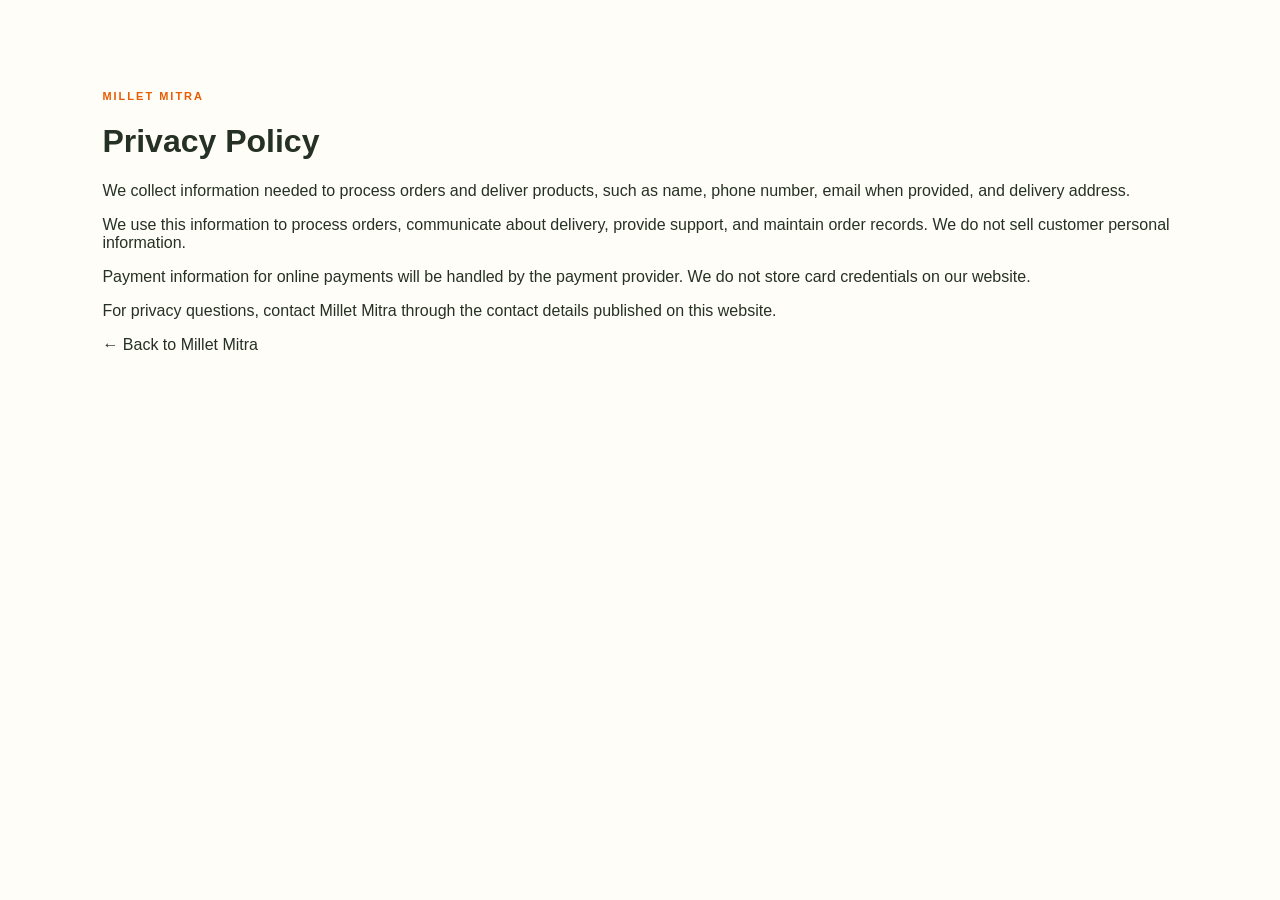
<file: privacy.html>
<!doctype html><html lang="en"><head><meta charset="UTF-8"><meta name="viewport" content="width=device-width,initial-scale=1"><title>Privacy Policy | Millet Mitra</title><link rel="stylesheet" href="styles.css"></head><body><main class="section"><p class="eyebrow">Millet Mitra</p><h1>Privacy Policy</h1><p>We collect information needed to process orders and deliver products, such as name, phone number, email when provided, and delivery address.</p><p>We use this information to process orders, communicate about delivery, provide support, and maintain order records. We do not sell customer personal information.</p><p>Payment information for online payments will be handled by the payment provider. We do not store card credentials on our website.</p><p>For privacy questions, contact Millet Mitra through the contact details published on this website.</p><p><a href="index.html">← Back to Millet Mitra</a></p></main></body></html>
</file>
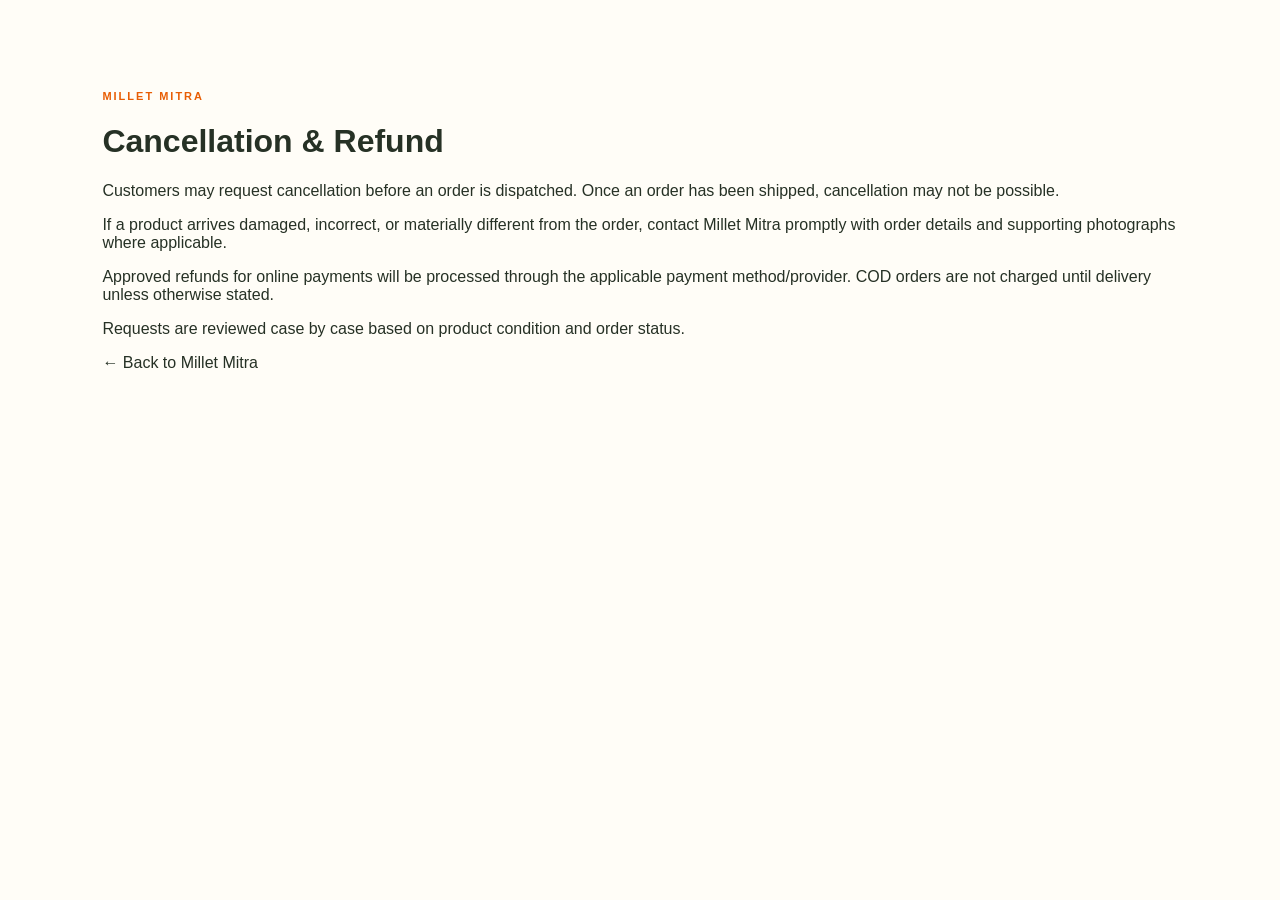
<file: refund.html>
<!doctype html><html lang="en"><head><meta charset="UTF-8"><meta name="viewport" content="width=device-width,initial-scale=1"><title>Cancellation & Refund | Millet Mitra</title><link rel="stylesheet" href="styles.css"></head><body><main class="section"><p class="eyebrow">Millet Mitra</p><h1>Cancellation & Refund</h1><p>Customers may request cancellation before an order is dispatched. Once an order has been shipped, cancellation may not be possible.</p><p>If a product arrives damaged, incorrect, or materially different from the order, contact Millet Mitra promptly with order details and supporting photographs where applicable.</p><p>Approved refunds for online payments will be processed through the applicable payment method/provider. COD orders are not charged until delivery unless otherwise stated.</p><p>Requests are reviewed case by case based on product condition and order status.</p><p><a href="index.html">← Back to Millet Mitra</a></p></main></body></html>
</file>
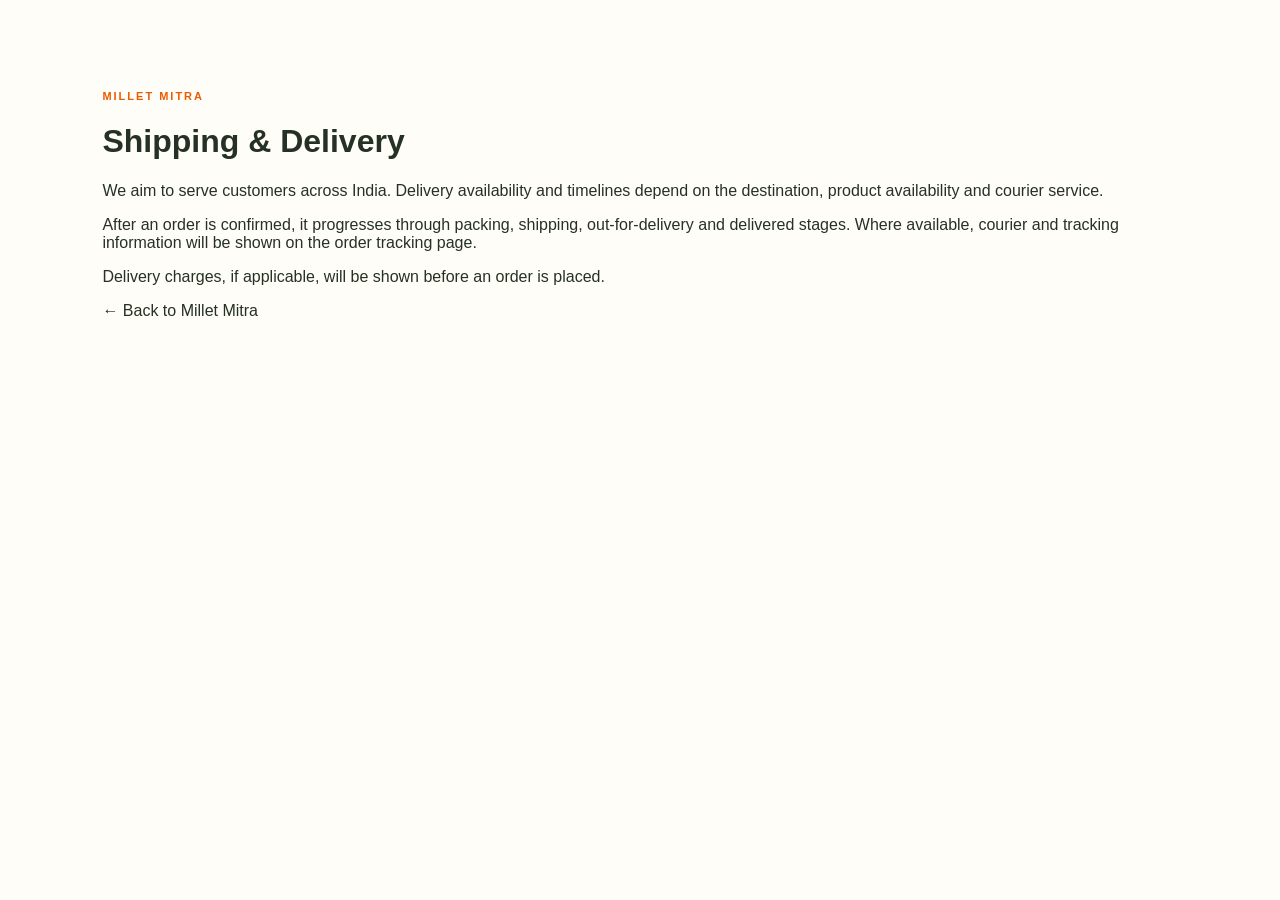
<file: shipping.html>
<!doctype html><html lang="en"><head><meta charset="UTF-8"><meta name="viewport" content="width=device-width,initial-scale=1"><title>Shipping & Delivery | Millet Mitra</title><link rel="stylesheet" href="styles.css"></head><body><main class="section"><p class="eyebrow">Millet Mitra</p><h1>Shipping & Delivery</h1><p>We aim to serve customers across India. Delivery availability and timelines depend on the destination, product availability and courier service.</p><p>After an order is confirmed, it progresses through packing, shipping, out-for-delivery and delivered stages. Where available, courier and tracking information will be shown on the order tracking page.</p><p>Delivery charges, if applicable, will be shown before an order is placed.</p><p><a href="index.html">← Back to Millet Mitra</a></p></main></body></html>
</file>
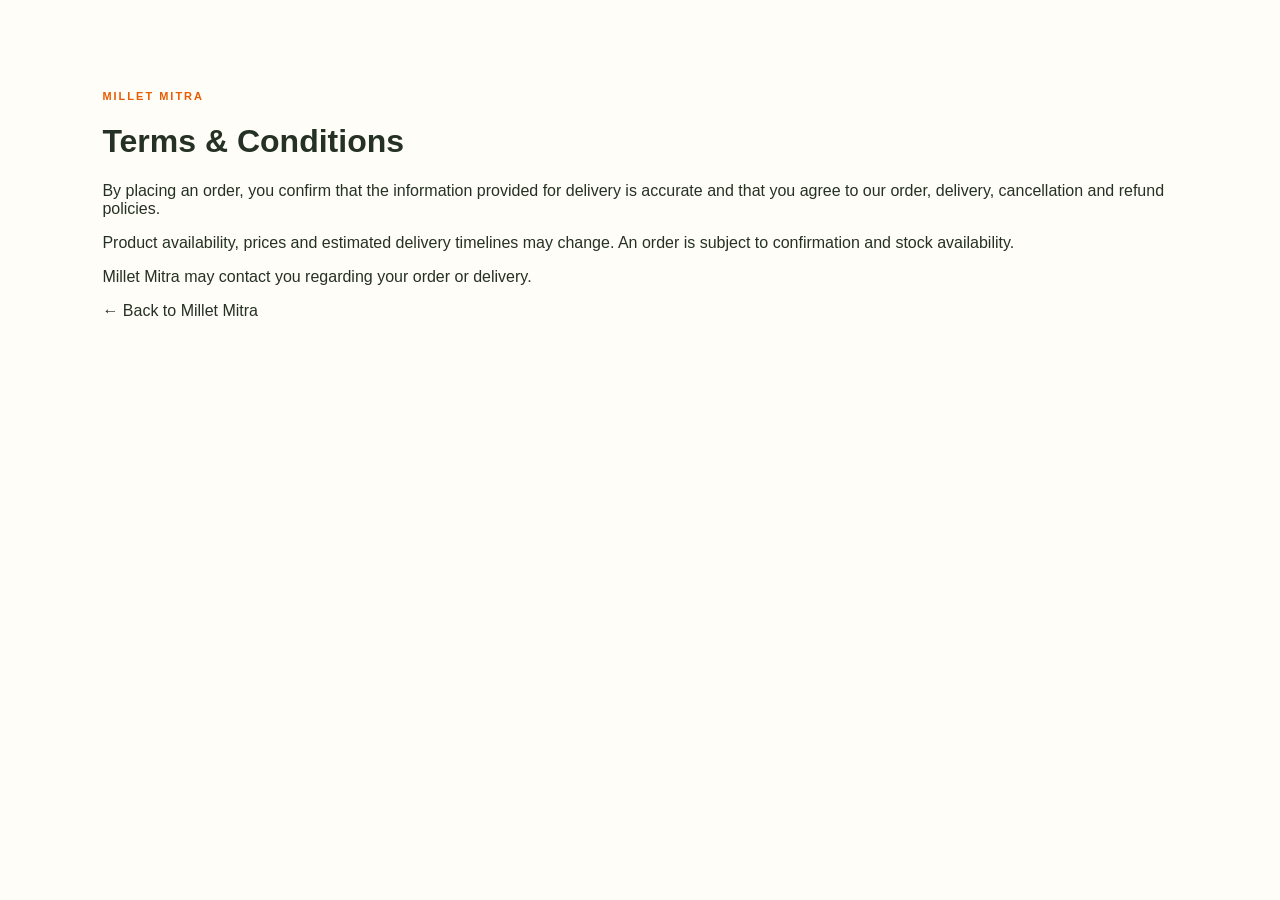
<file: terms.html>
<!doctype html><html lang="en"><head><meta charset="UTF-8"><meta name="viewport" content="width=device-width,initial-scale=1"><title>Terms & Conditions | Millet Mitra</title><link rel="stylesheet" href="styles.css"></head><body><main class="section"><p class="eyebrow">Millet Mitra</p><h1>Terms & Conditions</h1><p>By placing an order, you confirm that the information provided for delivery is accurate and that you agree to our order, delivery, cancellation and refund policies.</p><p>Product availability, prices and estimated delivery timelines may change. An order is subject to confirmation and stock availability.</p><p>Millet Mitra may contact you regarding your order or delivery.</p><p><a href="index.html">← Back to Millet Mitra</a></p></main></body></html>
</file>
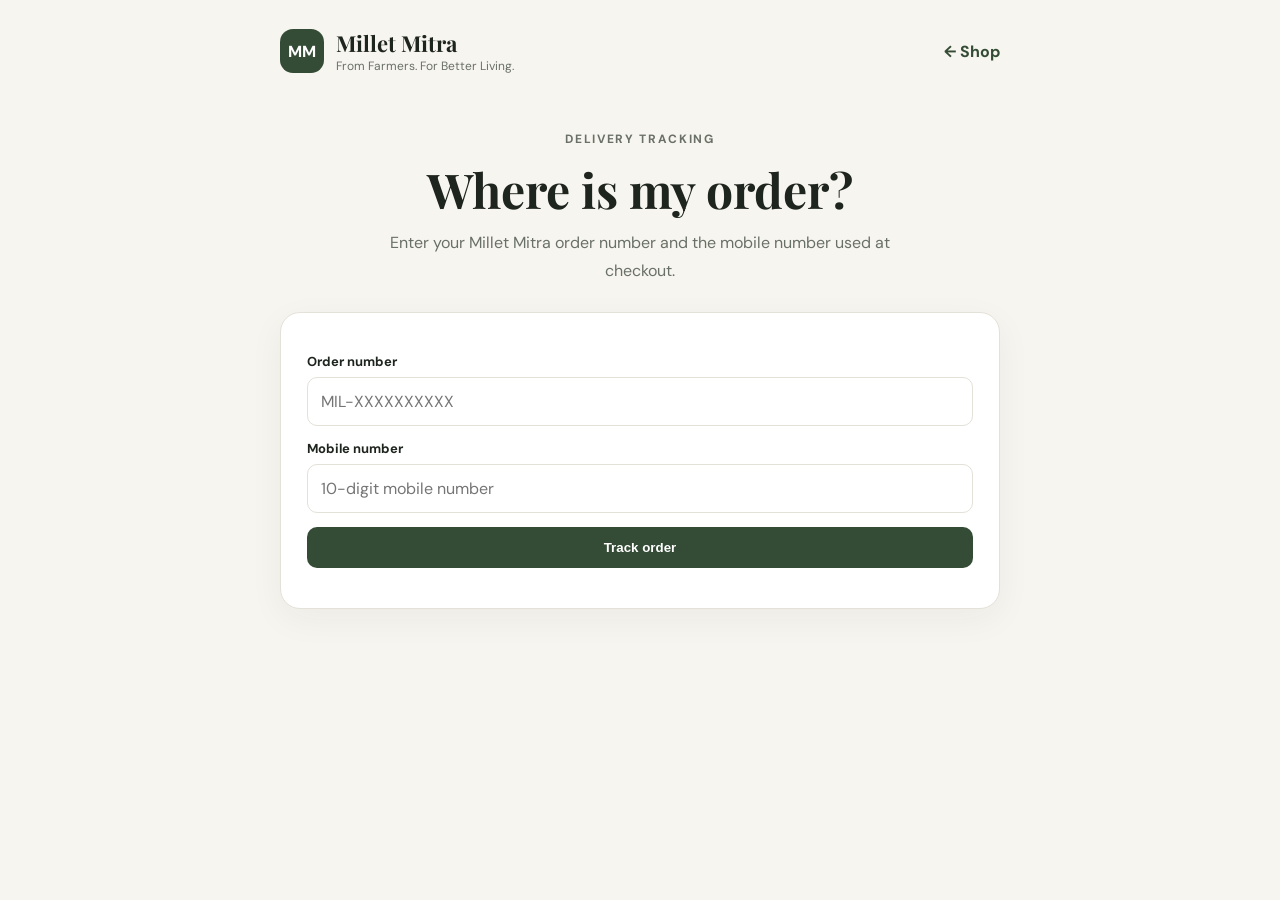
<file: track.html>
<!doctype html>
<html lang="en">
<head>
  <meta charset="UTF-8" />
  <meta name="viewport" content="width=device-width, initial-scale=1.0" />
  <meta name="description" content="Track your Millet Mitra order." />
  <title>Track Order | Millet Mitra</title>
  <link rel="preconnect" href="https://fonts.googleapis.com">
  <link rel="preconnect" href="https://fonts.gstatic.com" crossorigin>
  <link href="https://fonts.googleapis.com/css2?family=DM+Sans:wght@400;500;600;700&family=Playfair+Display:wght@600;700&display=swap" rel="stylesheet">
  <style>
    :root{--ink:#1e241e;--muted:#697067;--paper:#f7f5ef;--card:#fff;--line:#e3e1d8;--accent:#344c36;--soft:#e9eee7}
    *{box-sizing:border-box}body{margin:0;background:var(--paper);color:var(--ink);font-family:"DM Sans",sans-serif}.wrap{max-width:760px;margin:auto;padding:28px 20px 70px}.top{display:flex;justify-content:space-between;align-items:center;margin-bottom:55px;gap:20px}.brand{display:flex;align-items:center;gap:12px;text-decoration:none;color:inherit}.mark{width:44px;height:44px;border-radius:13px;background:var(--accent);color:#fff;display:grid;place-items:center;font-weight:700}.brand strong{display:block;font:700 22px "Playfair Display",serif}.brand small{display:block;color:var(--muted);font-size:12px}.back{color:var(--accent);font-weight:700;text-decoration:none}.hero{text-align:center;margin-bottom:28px}.eyebrow{text-transform:uppercase;letter-spacing:.14em;color:var(--muted);font-size:12px;font-weight:700}.hero h1{font:700 48px "Playfair Display",serif;margin:8px 0}.hero p{color:var(--muted);max-width:520px;margin:0 auto;line-height:1.7}.card{background:var(--card);border:1px solid var(--line);border-radius:20px;padding:26px;box-shadow:0 10px 35px rgba(30,36,30,.05)}label{display:block;font-size:13px;font-weight:700;margin:14px 0 7px}input{width:100%;padding:13px;border:1px solid var(--line);border-radius:10px;font:inherit}.btn{width:100%;margin-top:14px;padding:13px;border:0;border-radius:10px;background:var(--accent);color:#fff;font-weight:700;cursor:pointer}.message{color:#b33;margin-top:14px}.result{margin-top:22px;border-top:1px solid var(--line);padding-top:22px}.order-no{font:700 26px "Playfair Display",serif}.status{display:inline-block;margin:9px 0 20px;padding:7px 12px;border-radius:999px;background:var(--soft);font-size:13px;font-weight:700;text-transform:capitalize}.steps{display:grid;grid-template-columns:repeat(4,1fr);gap:8px}.step{border:1px solid var(--line);border-radius:12px;padding:13px 8px;text-align:center;font-size:12px;color:var(--muted)}.step b{display:block;color:var(--ink);font-size:16px;margin-bottom:5px}.step.active{background:var(--soft);border-color:#cdd8ca;color:var(--ink)}.courier{margin-top:18px;padding:14px;border-radius:12px;background:var(--soft);font-size:14px}.empty{color:var(--muted);padding:10px 0}@media(max-width:600px){.top{margin-bottom:35px}.hero h1{font-size:38px}.steps{grid-template-columns:1fr 1fr}}
  </style>
</head>
<body>
  <main class="wrap">
    <header class="top"><a class="brand" href="./"><span class="mark">MM</span><span><strong>Millet Mitra</strong><small>From Farmers. For Better Living.</small></span></a><a class="back" href="./">← Shop</a></header>
    <section class="hero"><p class="eyebrow">Delivery tracking</p><h1>Where is my order?</h1><p>Enter your Millet Mitra order number and the mobile number used at checkout.</p></section>
    <section class="card">
      <form id="trackForm"><label for="order">Order number</label><input id="order" placeholder="MIL-XXXXXXXXXX" required autocomplete="off"><label for="phone">Mobile number</label><input id="phone" placeholder="10-digit mobile number" required inputmode="tel" autocomplete="tel"><button class="btn">Track order</button><div id="message" class="message"></div></form>
      <div id="result" class="result" hidden></div>
    </section>
  </main>
  <script>
    const API='https://vgnmkikduqpiarxjbqpg.supabase.co/functions/v1/storefront-api';
    const stages=['pending','packed','shipped','out_for_delivery','delivered'];
    const labels={pending:'Order received',packed:'Packed',shipped:'Shipped',out_for_delivery:'Out for delivery',delivered:'Delivered'};
    const esc=v=>String(v??'').replace(/[&<>\"]/g,c=>({'&':'&amp;','<':'&lt;','>':'&gt;','\"':'&quot;'}[c]));
    document.getElementById('trackForm').onsubmit=async e=>{e.preventDefault();const msg=document.getElementById('message'),result=document.getElementById('result');msg.textContent='';result.hidden=true;try{const order=encodeURIComponent(document.getElementById('order').value.trim().toUpperCase()),phone=encodeURIComponent(document.getElementById('phone').value.trim());const r=await fetch(`${API}?order=${order}&phone=${phone}`);const body=await r.json();if(!r.ok)throw new Error(body.error||'Unable to find order');const o=body.order;const idx=stages.indexOf(o.status);result.innerHTML=`<div class="order-no">${esc(o.order_number)}</div><div class="status">${esc(o.status.replaceAll('_',' '))}</div><div class="steps">${stages.slice(1).map((s,i)=>`<div class="step ${idx>=i+1?'active':''}"><b>${String(i+2).padStart(2,'0')}</b>${labels[s]}</div>`).join('')}</div>${o.courier_name||o.tracking_number?`<div class="courier"><b>${esc(o.courier_name||'Delivery partner')}</b>${o.tracking_number?`<br>Tracking: ${esc(o.tracking_number)}`:''}</div>`:''}`;result.hidden=false}catch(err){msg.textContent=err.message}};
  </script>
</body>
</html>
</file>
<file: styles.css>
*{box-sizing:border-box}html{scroll-behavior:smooth}body{margin:0;color:#263125;background:#fffdf7;font-family:'DM Sans',sans-serif}a{text-decoration:none;color:inherit}.site-header{height:76px;display:flex;align-items:center;justify-content:space-between;padding:0 5vw;border-bottom:2px solid #f2c94c;background:#fffdf7;position:sticky;top:0;z-index:20}.brand{display:flex;gap:11px;align-items:center}.brand-mark{width:40px;height:40px;border-radius:50%;display:grid;place-items:center;background:#16823b;color:#fff;font-weight:800;font-size:12px}.brand strong{display:block;font-size:17px;color:#123d24}.brand small{display:block;font-size:10px;color:#e85d04;margin-top:2px}.nav{display:flex;gap:30px;font-size:13px;color:#394a3b}.nav a:hover{color:#e85d04}.cart-button{border:2px solid #16823b;border-radius:999px;padding:9px 16px;background:#fff;color:#16823b;font:inherit;font-weight:800;cursor:pointer}.cart-button span{background:#e85d04;color:#fff;border-radius:50%;padding:2px 7px;margin-left:5px}.hero{min-height:600px;padding:80px 8vw;display:grid;grid-template-columns:1fr 1fr;gap:50px;align-items:center;overflow:hidden;background:linear-gradient(135deg,#fffdf7 0%,#f4f9d9 55%,#fff1d8 100%)}.eyebrow{text-transform:uppercase;letter-spacing:2px;font-size:11px;font-weight:800;color:#e85d04;margin:0 0 16px}.hero h1,h2{font-family:'Playfair Display',serif}.hero h1{font-size:clamp(52px,7vw,88px);line-height:.96;margin:0;color:#123d24}.hero h1 em{font-style:normal;color:#e85d04}.hero-text{font-size:17px;line-height:1.75;max-width:560px;color:#566458;margin:28px 0 32px}.primary-button{display:inline-flex;align-items:center;justify-content:center;gap:18px;background:#e85d04;color:#fff;border:0;border-radius:6px;padding:14px 20px;font-weight:800;cursor:pointer;box-shadow:0 8px 20px #e85d0433}.primary-button:hover{background:#c94800}.hero-art{height:430px;position:relative;border-radius:45% 45% 8px 8px;background:#d9ef9b;overflow:hidden;border:4px solid #16823b}.sun{width:190px;height:190px;border-radius:50%;background:#f7c948;position:absolute;top:45px;right:55px}.grain{position:absolute;width:13px;height:210px;background:#9a6338;border-radius:100%;transform-origin:bottom}.grain:after,.grain:before{content:'';position:absolute;width:42px;height:20px;border-radius:100% 0;background:#b8834b}.grain:before{top:28px;left:-28px;transform:rotate(-20deg)}.grain:after{top:75px;right:-28px;transform:rotate(20deg)}.grain-a{bottom:25px;left:39%;transform:rotate(-8deg)}.grain-b{bottom:25px;left:58%;transform:rotate(10deg)}.grain-c{bottom:30px;left:73%;transform:rotate(25deg);height:160px}.leaf{position:absolute;width:140px;height:55px;background:#16823b;border-radius:100% 0;transform:rotate(35deg)}.leaf-a{left:0;bottom:30px}.leaf-b{right:-20px;bottom:80px;transform:rotate(205deg)}.label{position:absolute;left:35px;top:35px;font-family:'Playfair Display',serif;font-size:20px;line-height:.9;color:#123d24}.trust-strip{display:grid;grid-template-columns:repeat(4,1fr);border-top:2px solid #f2c94c;border-bottom:2px solid #f2c94c;background:#fff3c4;padding:25px 8vw}.trust-strip div{padding:0 20px;border-right:1px solid #e7c94f}.trust-strip div:last-child{border:0}.trust-strip b,.trust-strip span{display:block}.trust-strip b{font-size:13px;color:#123d24}.trust-strip span{font-size:11px;color:#667267;margin-top:5px}.section{padding:90px 8vw}.section-heading{display:flex;justify-content:space-between;align-items:end;margin-bottom:35px}.section h2{font-size:48px;margin:0;color:#123d24}.muted{color:#69746b;font-size:14px}.category-bar{display:flex;gap:9px;margin-bottom:25px;flex-wrap:wrap}.category-bar button{border:2px solid #16823b;background:#fff;border-radius:99px;padding:9px 15px;color:#16823b;font-weight:800;cursor:pointer}.category-bar button.active{background:#16823b;color:#fff;border-color:#16823b}.product-grid{display:grid;grid-template-columns:repeat(4,1fr);gap:20px}.product-card{background:#fff;border:2px solid #e8e4d5;border-radius:10px;overflow:hidden;box-shadow:0 8px 25px #26312512;transition:transform .2s,border-color .2s}.product-card:hover{transform:translateY(-4px);border-color:#f2c94c}.product-title-top{padding:14px 16px 11px;font-family:'Playfair Display',serif;font-size:21px;font-weight:900;line-height:1.15;color:#123d24;background:#fff8d9;border-bottom:4px solid #f2c94c;min-height:61px;display:flex;align-items:center}.product-image{height:220px;background:#f5f1e4;display:grid;place-items:center;color:#e85d04;font-family:'Playfair Display',serif;font-size:32px;background-size:cover;background-position:center}.product-image img{width:100%;height:100%;object-fit:contain;display:block;background:#fff}.product-info{padding:18px}.product-info h3{font-family:'Playfair Display',serif;margin:0 0 6px;font-size:18px;color:#16823b}.product-info p{font-size:12px;color:#6f796f;line-height:1.5;min-height:36px}.weight-label{display:block;font-size:11px;color:#4f5b51;font-weight:800;margin-top:12px}.weight-select{display:block;width:100%;margin-top:6px;border:2px solid #f2c94c;border-radius:6px;background:#fff;padding:9px;font:inherit;color:#263125;font-weight:700}.price-row{display:flex;align-items:center;justify-content:space-between;margin-top:15px}.price{font-weight:900;color:#e85d04}.price small{font-size:10px;color:#777b70;font-weight:500}.add{border:0;background:#e85d04;color:#fff;border-radius:50%;width:38px;height:38px;cursor:pointer;font-size:20px;font-weight:900}.catalogue-badge{font-size:10px;background:#f2c94c;color:#123d24;border-radius:99px;padding:7px 10px;font-weight:900}.loading,.empty{grid-column:1/-1;text-align:center;padding:60px;color:#777}.why{background:#16823b;color:#fff}.why h2{color:#fff}.why-grid{display:grid;grid-template-columns:repeat(3,1fr);gap:40px;margin-top:50px}.why-grid article{border-top:2px solid #f2c94c;padding-top:20px}.why-grid span{font-size:11px;color:#f7c948}.why-grid h3{font-family:'Playfair Display',serif;font-size:24px;margin:15px 0 8px}.why-grid p{color:#e6f1e8;font-size:13px;line-height:1.7}.delivery-card{background:#fff0cf;border:2px solid #f2c94c;border-radius:10px;padding:50px;display:grid;grid-template-columns:1.2fr 1fr;gap:60px}.delivery-card h2{font-size:46px;margin:0 0 15px;color:#123d24}.delivery-card p:not(.eyebrow){color:#67695e;line-height:1.7}.delivery-steps{display:grid;grid-template-columns:1fr 1fr;gap:14px;align-content:center}.delivery-steps span{background:#fff;padding:18px;border-radius:7px;font-size:13px;border-left:5px solid #e85d04}.delivery-steps b{display:block;color:#e85d04;font-size:11px;margin-bottom:6px}.cart-drawer{position:fixed;z-index:50;right:0;top:0;height:100vh;width:min(430px,100vw);background:#fffdf7;transform:translateX(100%);transition:.3s;padding:25px;display:flex;flex-direction:column;box-shadow:-20px 0 50px #0002}.cart-drawer.open{transform:translateX(0)}.drawer-head{display:flex;justify-content:space-between;align-items:center;border-bottom:2px solid #f2c94c;padding-bottom:16px}.drawer-head h2{margin:0;font-size:30px;color:#123d24}.drawer-head button{border:0;background:none;font-size:28px;cursor:pointer}.overlay{display:none;position:fixed;inset:0;background:#17200b99;z-index:40}.overlay.show{display:block}.cart-line{display:flex;justify-content:space-between;gap:12px;padding:18px 0;border-bottom:1px solid #ddd8cb}.cart-line small{display:block;color:#777;margin-top:4px}.cart-line b{display:block;margin-top:5px;color:#e85d04}.cart-footer{margin-top:auto;border-top:2px solid #f2c94c;padding-top:20px}.cart-footer>div{display:flex;justify-content:space-between;margin-bottom:15px}.full{width:100%}dialog{border:0;border-radius:10px;padding:0;width:min(650px,94vw);background:#fffdf7;color:#263125;box-shadow:0 20px 70px #0004}dialog::backdrop{background:#17200b99}#checkoutForm{padding:25px}.form-grid{display:grid;grid-template-columns:1fr 1fr;gap:13px;margin:25px 0}label{font-size:11px;color:#4f5b51;font-weight:800}input,textarea{display:block;width:100%;margin-top:6px;border:2px solid #e2ded0;border-radius:6px;background:#fff;padding:11px;font:inherit;color:#263125}.wide{grid-column:1/-1}.checkout-note{font-size:12px;background:#fff3c4;padding:12px;margin-bottom:15px}.form-message{text-align:center;font-size:13px;color:#e85d04;min-height:18px}@media(max-width:850px){.nav{display:none}.hero{grid-template-columns:1fr;padding:55px 6vw}.hero-art{height:320px}.trust-strip{grid-template-columns:1fr 1fr;gap:20px}.trust-strip div:nth-child(2){border:0}.section{padding:65px 6vw}.section-heading{display:block}.section-heading .muted{margin-top:12px}.product-grid{grid-template-columns:1fr 1fr}.why-grid,.delivery-card{grid-template-columns:1fr}.delivery-card{padding:30px}.delivery-card h2{font-size:38px}}@media(max-width:520px){.brand small{display:none}.hero h1{font-size:54px}.product-grid{grid-template-columns:1fr}.trust-strip{padding:20px 6vw}.form-grid{grid-template-columns:1fr}.wide{grid-column:auto}}
</file>
